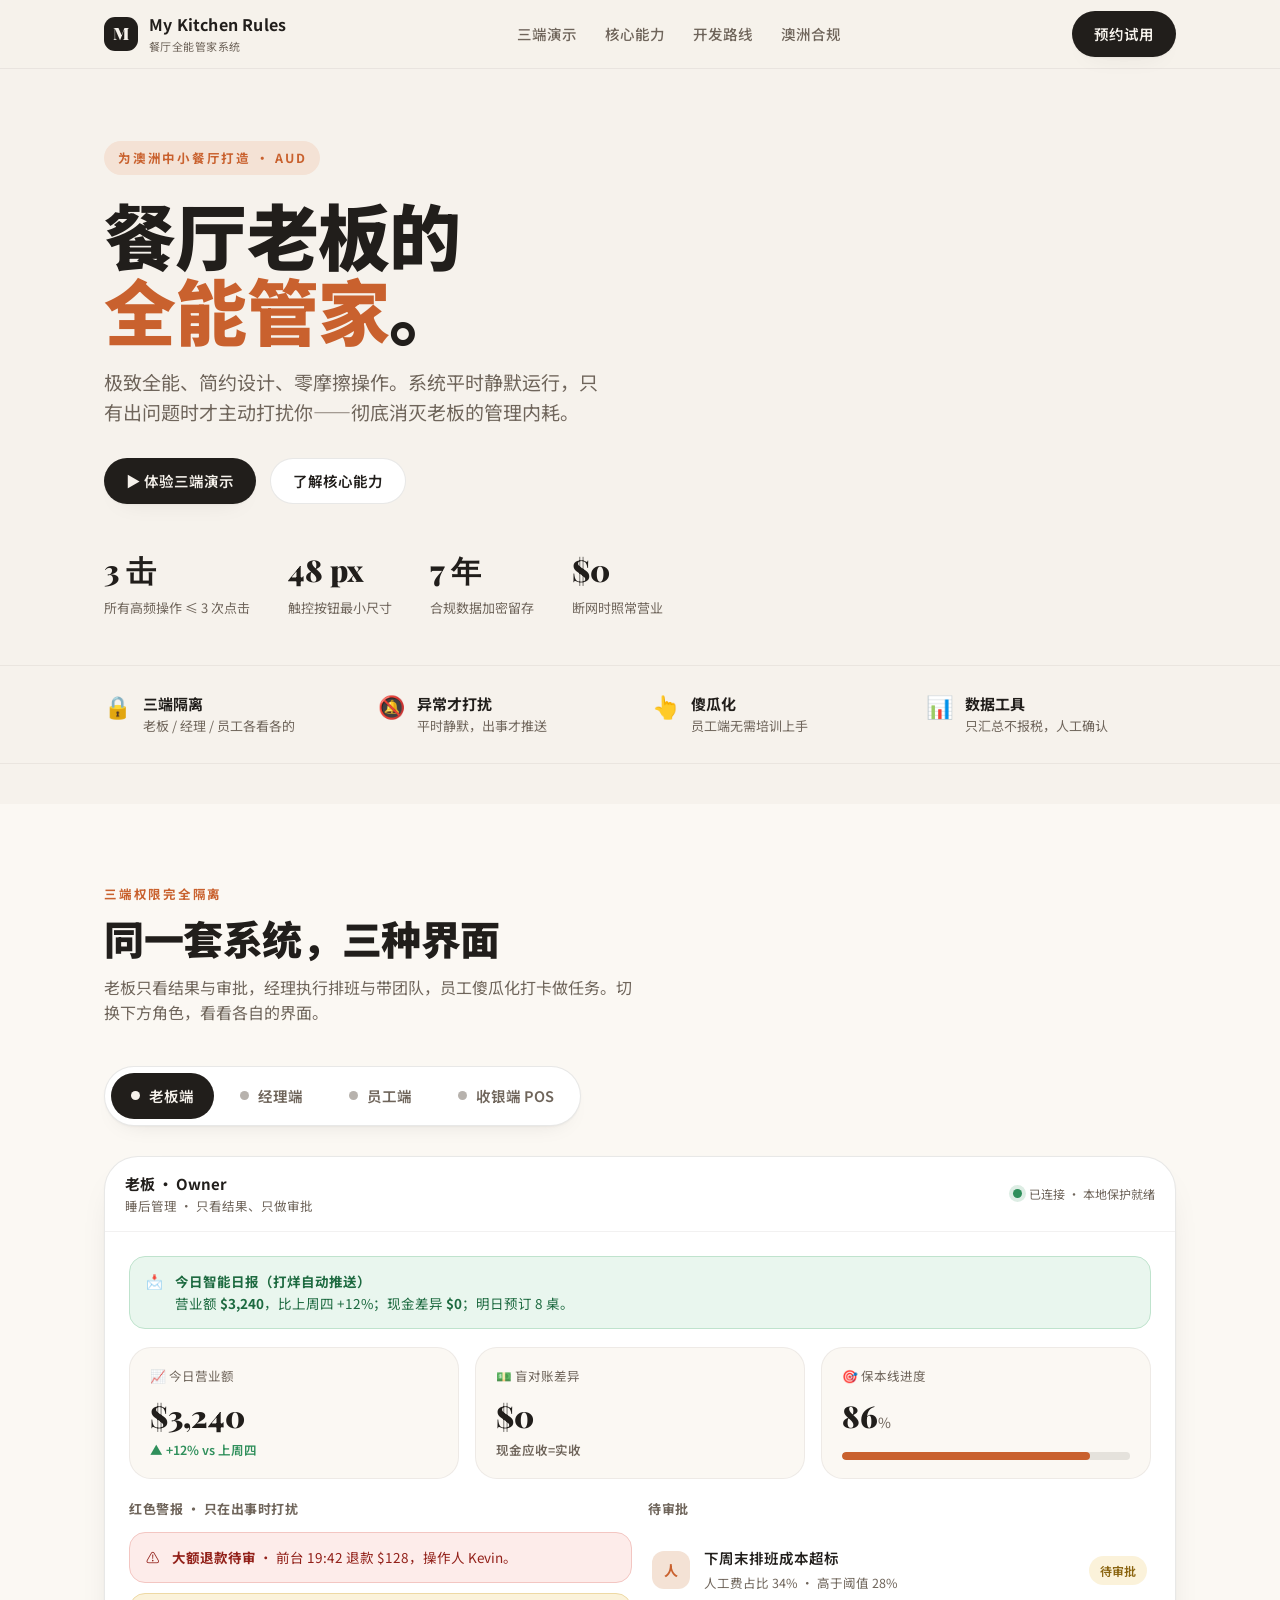
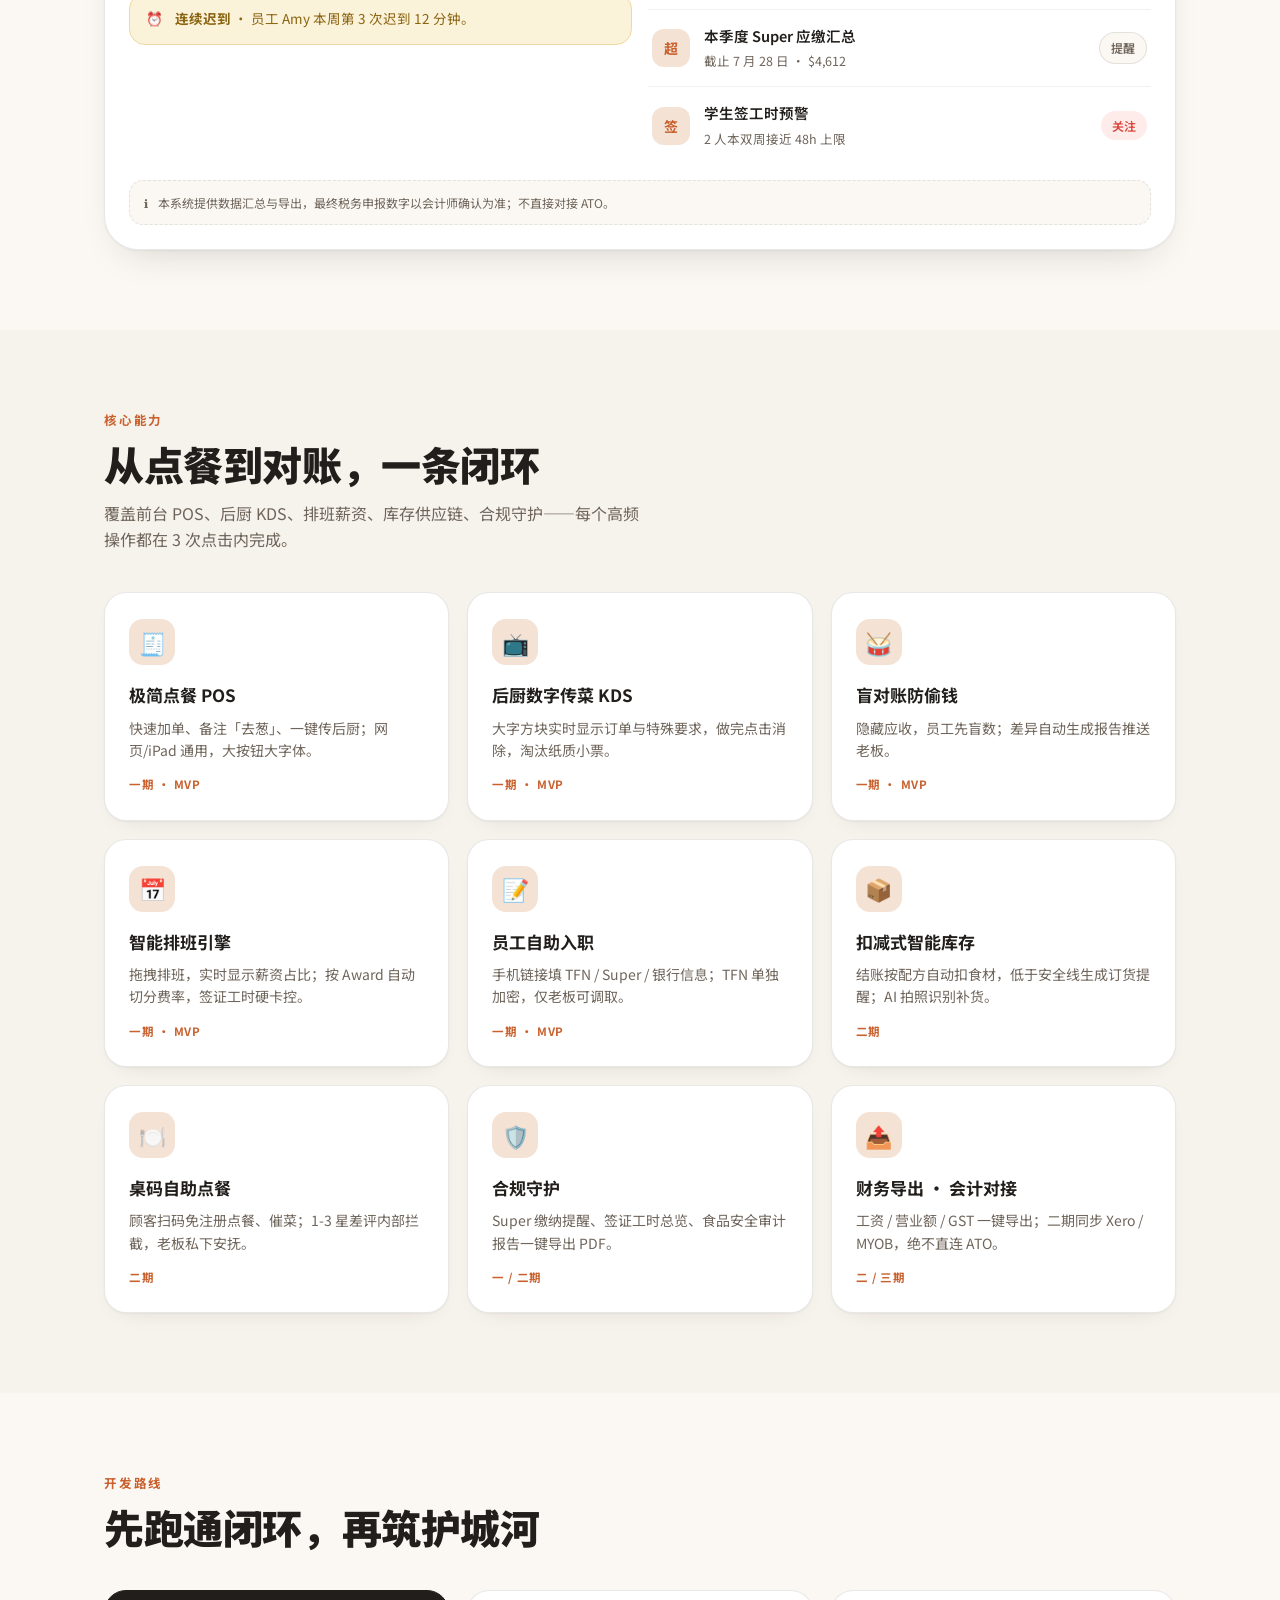
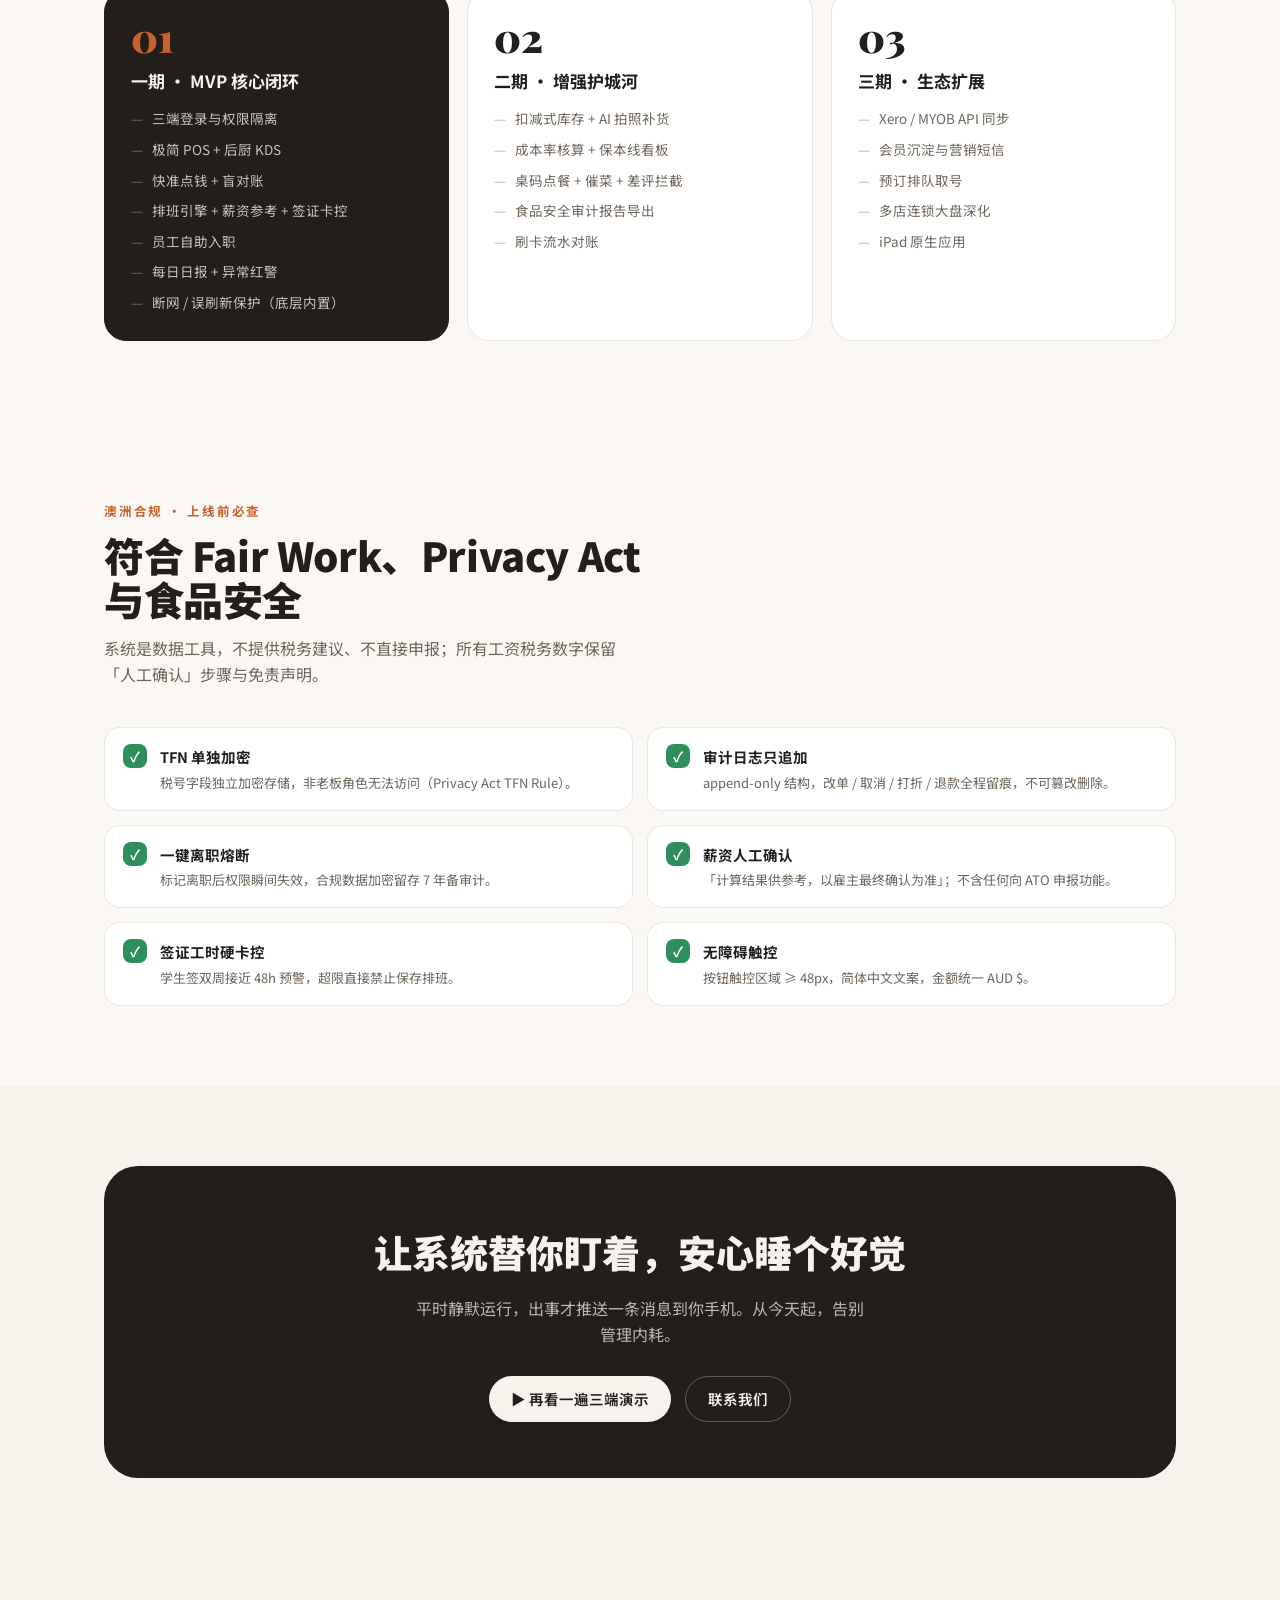
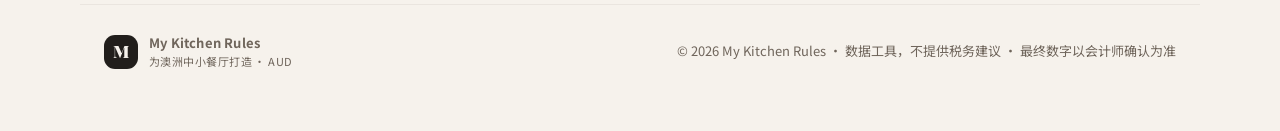
<file: landing.html>
<!DOCTYPE html>
<html lang="zh-CN">
<head>
<meta charset="UTF-8" />
<meta name="viewport" content="width=device-width, initial-scale=1.0" />
<title>My Kitchen Rules · 餐厅全能管家</title>
<meta name="description" content="餐厅老板的全能管家——极致全能、简约设计、零摩擦操作，彻底消灭老板的管理内耗。" />
<link rel="preconnect" href="https://fonts.googleapis.com" />
<link rel="preconnect" href="https://fonts.gstatic.com" crossorigin />
<link href="https://fonts.googleapis.com/css2?family=Noto+Sans+SC:wght@300;400;500;700;900&family=Playfair+Display:wght@700;900&display=swap" rel="stylesheet" />
<style>
  :root{
    --paper:#F6F2EC;
    --paper-2:#FBF8F3;
    --card:#FFFFFF;
    --ink:#211E1B;
    --ink-soft:#6F655B;
    --line:rgba(33,30,27,.10);
    --line-2:rgba(33,30,27,.06);
    --accent:#C9612E;       /* 暖陶土 */
    --accent-soft:#F4E2D5;
    --green:#2F8F5B;
    --red:#D8453C;
    --amber:#E0A11B;
    --radius:22px;
    --radius-lg:34px;
    --shadow:0 1px 2px rgba(33,30,27,.04), 0 18px 40px -22px rgba(33,30,27,.22);
    --shadow-soft:0 1px 2px rgba(33,30,27,.04), 0 10px 26px -18px rgba(33,30,27,.18);
  }
  *{box-sizing:border-box;margin:0;padding:0}
  html{scroll-behavior:smooth}
  body{
    font-family:"Noto Sans SC",system-ui,-apple-system,"PingFang SC","Microsoft YaHei",sans-serif;
    background:var(--paper);
    color:var(--ink);
    line-height:1.6;
    -webkit-font-smoothing:antialiased;
    text-rendering:optimizeLegibility;
  }
  .serif{font-family:"Playfair Display","Noto Sans SC",serif;}
  .wrap{max-width:1120px;margin:0 auto;padding:0 24px;}
  a{color:inherit;text-decoration:none;}
  button{font-family:inherit;cursor:pointer;border:none;background:none;}

  /* ---------- nav ---------- */
  header.nav{
    position:sticky;top:0;z-index:50;
    background:rgba(246,242,236,.82);
    backdrop-filter:saturate(180%) blur(14px);
    border-bottom:1px solid var(--line-2);
  }
  .nav-in{display:flex;align-items:center;justify-content:space-between;height:68px;}
  .brand{display:flex;align-items:center;gap:11px;font-weight:700;letter-spacing:.2px;}
  .logo{
    width:34px;height:34px;border-radius:11px;
    background:var(--ink);color:var(--paper);
    display:grid;place-items:center;font-weight:900;font-size:17px;
    font-family:"Playfair Display",serif;
  }
  .brand small{display:block;font-size:11px;color:var(--ink-soft);font-weight:400;letter-spacing:.04em;}
  nav.links{display:flex;gap:28px;align-items:center;}
  nav.links a{font-size:14.5px;color:var(--ink-soft);font-weight:500;transition:color .2s;}
  nav.links a:hover{color:var(--ink);}
  .btn{
    display:inline-flex;align-items:center;gap:8px;justify-content:center;
    height:46px;padding:0 22px;border-radius:999px;font-weight:600;font-size:14.5px;
    white-space:nowrap;transition:transform .18s ease, box-shadow .2s, background .2s;
    min-height:46px;
  }
  .btn-dark{background:var(--ink);color:var(--paper);box-shadow:var(--shadow-soft);}
  .btn-dark:hover{transform:translateY(-1px);}
  .btn-ghost{background:var(--card);color:var(--ink);border:1px solid var(--line);}
  .btn-ghost:hover{background:var(--paper-2);}
  @media(max-width:760px){nav.links{display:none}}

  /* ---------- hero ---------- */
  .hero{padding:72px 0 40px;position:relative;overflow:hidden;}
  .eyebrow{
    display:inline-flex;align-items:center;gap:8px;
    font-size:12.5px;letter-spacing:.14em;text-transform:uppercase;
    color:var(--accent);font-weight:700;
    background:var(--accent-soft);padding:7px 14px;border-radius:999px;
  }
  .hero h1{
    font-size:clamp(38px,6.5vw,72px);line-height:1.04;font-weight:900;
    letter-spacing:-.01em;margin:22px 0 0;max-width:13ch;
  }
  .hero h1 em{font-style:normal;color:var(--accent);}
  .lede{font-size:clamp(16px,2vw,19px);color:var(--ink-soft);max-width:46ch;margin-top:20px;}
  .hero-cta{display:flex;gap:14px;margin-top:30px;flex-wrap:wrap;}
  .hero-stats{display:flex;gap:38px;margin-top:42px;flex-wrap:wrap;}
  .hero-stats .s b{font-family:"Playfair Display",serif;font-size:30px;font-weight:900;display:block;}
  .hero-stats .s span{font-size:13px;color:var(--ink-soft);}

  /* ---------- principles strip ---------- */
  .principles{border-top:1px solid var(--line-2);border-bottom:1px solid var(--line-2);padding:26px 0;margin-top:46px;}
  .principles .row{display:grid;grid-template-columns:repeat(4,1fr);gap:24px;}
  .principles .p{display:flex;gap:12px;align-items:flex-start;}
  .principles .ic{font-size:22px;line-height:1.2;}
  .principles h4{font-size:15px;font-weight:700;}
  .principles p{font-size:13px;color:var(--ink-soft);}
  @media(max-width:860px){.principles .row{grid-template-columns:repeat(2,1fr);gap:22px}}
  @media(max-width:460px){.principles .row{grid-template-columns:1fr}}

  /* ---------- section ---------- */
  section.block{padding:80px 0;}
  .sec-head{max-width:60ch;margin-bottom:40px;}
  .sec-head .tag{font-size:12.5px;letter-spacing:.14em;text-transform:uppercase;color:var(--accent);font-weight:700;}
  .sec-head h2{font-size:clamp(28px,4vw,40px);font-weight:900;letter-spacing:-.01em;margin-top:12px;line-height:1.12;}
  .sec-head p{color:var(--ink-soft);margin-top:14px;font-size:16px;}

  /* ---------- demo / portal switcher ---------- */
  .demo-wrap{background:var(--paper-2);}
  .tabs{display:inline-flex;gap:6px;background:var(--card);padding:6px;border-radius:999px;border:1px solid var(--line);box-shadow:var(--shadow-soft);margin-bottom:30px;flex-wrap:wrap;}
  .tab{display:flex;align-items:center;gap:9px;height:46px;padding:0 20px;border-radius:999px;font-weight:600;font-size:14.5px;color:var(--ink-soft);transition:all .2s;}
  .tab .dot{width:9px;height:9px;border-radius:50%;background:currentColor;opacity:.5;}
  .tab.active{background:var(--ink);color:var(--paper);}
  .tab.active .dot{opacity:1;}

  .device{
    background:var(--card);border:1px solid var(--line);border-radius:var(--radius-lg);
    box-shadow:var(--shadow);overflow:hidden;
  }
  .device-bar{display:flex;align-items:center;gap:8px;padding:15px 20px;border-bottom:1px solid var(--line-2);}
  .device-bar .role-name{font-weight:700;font-size:15px;}
  .device-bar .role-sub{font-size:12.5px;color:var(--ink-soft);}
  .status-light{margin-left:auto;display:flex;align-items:center;gap:7px;font-size:12px;color:var(--ink-soft);}
  .status-light .lamp{width:9px;height:9px;border-radius:50%;background:var(--green);box-shadow:0 0 0 4px rgba(47,143,91,.16);}

  .panel{display:none;padding:24px;}
  .panel.show{display:block;animation:fade .35s ease;}
  @keyframes fade{from{opacity:0;transform:translateY(8px)}to{opacity:1;transform:none}}

  .grid{display:grid;gap:16px;}
  .g2{grid-template-columns:1fr 1fr;}
  .g3{grid-template-columns:repeat(3,1fr);}
  @media(max-width:720px){.g2,.g3{grid-template-columns:1fr}}

  .stat-card{background:var(--paper-2);border:1px solid var(--line-2);border-radius:var(--radius);padding:18px 20px;}
  .stat-card .k{font-size:12.5px;color:var(--ink-soft);display:flex;align-items:center;gap:6px;}
  .stat-card .v{font-family:"Playfair Display",serif;font-size:30px;font-weight:900;margin-top:6px;}
  .stat-card .v small{font-size:14px;color:var(--ink-soft);font-weight:400;font-family:"Noto Sans SC";}
  .delta{font-size:12.5px;font-weight:600;}
  .delta.up{color:var(--green);}.delta.flat{color:var(--ink-soft);}

  .bar{height:8px;background:var(--line);border-radius:99px;overflow:hidden;margin-top:12px;}
  .bar i{display:block;height:100%;background:var(--accent);border-radius:99px;}

  .alert{display:flex;gap:12px;align-items:flex-start;padding:14px 16px;border-radius:16px;border:1px solid;font-size:13.5px;}
  .alert.red{background:#fdecea;border-color:#f3c6c2;color:#922019;}
  .alert.green{background:#e9f6ee;border-color:#bfe3cd;color:#1d6a40;}
  .alert.amber{background:#fbf2da;border-color:#eed9a4;color:#8a6410;}
  .alert b{font-weight:700;}

  .list{display:flex;flex-direction:column;}
  .li{display:flex;align-items:center;gap:14px;padding:14px 4px;border-bottom:1px solid var(--line-2);}
  .li:last-child{border-bottom:none;}
  .li .ava{width:38px;height:38px;border-radius:12px;background:var(--accent-soft);color:var(--accent);display:grid;place-items:center;font-weight:700;font-size:14px;flex-shrink:0;}
  .li .meta{flex:1;min-width:0;}
  .li .meta b{font-size:14.5px;font-weight:600;display:block;}
  .li .meta span{font-size:12.5px;color:var(--ink-soft);}
  .pill{font-size:12px;font-weight:600;padding:5px 11px;border-radius:999px;white-space:nowrap;}
  .pill.ok{background:#e9f6ee;color:var(--green);}
  .pill.warn{background:#fbf2da;color:#8a6410;}
  .pill.danger{background:#fdecea;color:var(--red);}
  .pill.ghost{background:var(--paper-2);color:var(--ink-soft);border:1px solid var(--line);}

  .section-title{font-size:13px;font-weight:700;letter-spacing:.04em;color:var(--ink-soft);margin:4px 0 12px;text-transform:uppercase;}

  /* roster / schedule */
  .ros{display:grid;grid-template-columns:repeat(7,1fr);gap:8px;}
  .ros .hd{font-size:11.5px;color:var(--ink-soft);text-align:center;font-weight:600;}
  .ros .cell{background:var(--paper-2);border:1px solid var(--line-2);border-radius:14px;min-height:78px;padding:8px;font-size:11px;}
  .ros .cell .d{font-weight:700;font-size:12px;color:var(--ink-soft);}
  .ros .chip{display:block;margin-top:5px;padding:3px 6px;border-radius:7px;font-size:10.5px;font-weight:600;line-height:1.3;}
  .ros .chip.a{background:#e7eefb;color:#2b5bb5;}
  .ros .chip.b{background:#fdeee2;color:#b35a25;}
  .ros .chip.off{background:#fdecea;color:var(--red);}
  @media(max-width:720px){.ros{grid-template-columns:repeat(7,1fr);gap:4px}.ros .cell{min-height:62px;padding:5px}}

  /* POS / cash counter */
  .cash{display:grid;grid-template-columns:1fr 1fr 1fr;gap:10px;}
  .denom{background:var(--paper-2);border:1px solid var(--line-2);border-radius:14px;padding:12px;text-align:center;}
  .denom b{font-size:18px;display:block;}
  .denom .ct{display:flex;align-items:center;justify-content:center;gap:10px;margin-top:8px;}
  .denom .ct button{width:30px;height:30px;border-radius:9px;background:var(--card);border:1px solid var(--line);font-weight:700;font-size:16px;color:var(--ink);}
  .denom .ct span{min-width:22px;font-weight:700;}
  .total-box{background:var(--ink);color:var(--paper);border-radius:18px;padding:18px 20px;display:flex;align-items:baseline;justify-content:space-between;margin-top:14px;}
  .total-box .v{font-family:"Playfair Display",serif;font-size:30px;font-weight:900;}

  .disclaimer{font-size:12px;color:var(--ink-soft);background:var(--paper-2);border:1px dashed var(--line);border-radius:14px;padding:12px 14px;margin-top:16px;display:flex;gap:9px;}

  /* ---------- features ---------- */
  .feat-grid{display:grid;grid-template-columns:repeat(3,1fr);gap:18px;}
  @media(max-width:880px){.feat-grid{grid-template-columns:1fr 1fr}}
  @media(max-width:560px){.feat-grid{grid-template-columns:1fr}}
  .feat{background:var(--card);border:1px solid var(--line);border-radius:var(--radius);padding:26px 24px;box-shadow:var(--shadow-soft);transition:transform .2s, box-shadow .2s;}
  .feat:hover{transform:translateY(-3px);box-shadow:var(--shadow);}
  .feat .ic{width:46px;height:46px;border-radius:14px;background:var(--accent-soft);display:grid;place-items:center;font-size:22px;margin-bottom:16px;}
  .feat h3{font-size:17px;font-weight:700;}
  .feat p{font-size:14px;color:var(--ink-soft);margin-top:8px;}
  .feat .ph{font-size:11.5px;font-weight:700;color:var(--accent);margin-top:14px;letter-spacing:.05em;}

  /* ---------- phases timeline ---------- */
  .phases{display:grid;grid-template-columns:repeat(3,1fr);gap:18px;}
  @media(max-width:820px){.phases{grid-template-columns:1fr}}
  .phase{border-radius:var(--radius);padding:26px;border:1px solid var(--line);background:var(--card);}
  .phase.now{background:var(--ink);color:var(--paper);border-color:var(--ink);}
  .phase .pnum{font-family:"Playfair Display",serif;font-size:40px;font-weight:900;line-height:1;}
  .phase h4{margin-top:10px;font-size:17px;font-weight:700;}
  .phase ul{list-style:none;margin-top:14px;display:flex;flex-direction:column;gap:9px;}
  .phase li{font-size:13.5px;display:flex;gap:9px;color:var(--ink-soft);}
  .phase.now li{color:rgba(246,242,236,.78);}
  .phase li::before{content:"—";opacity:.5;}
  .phase.now .pnum{color:var(--accent);}

  /* ---------- compliance ---------- */
  .comp-wrap{background:var(--paper-2);}
  .comp-grid{display:grid;grid-template-columns:repeat(2,1fr);gap:14px;}
  @media(max-width:680px){.comp-grid{grid-template-columns:1fr}}
  .comp{display:flex;gap:13px;align-items:flex-start;background:var(--card);border:1px solid var(--line);border-radius:16px;padding:16px 18px;}
  .comp .ck{width:24px;height:24px;border-radius:8px;background:var(--green);color:#fff;display:grid;place-items:center;font-size:14px;flex-shrink:0;font-weight:700;}
  .comp b{font-size:14.5px;}
  .comp p{font-size:13px;color:var(--ink-soft);margin-top:3px;}

  /* ---------- cta ---------- */
  .cta{background:var(--ink);color:var(--paper);border-radius:var(--radius-lg);padding:56px 40px;text-align:center;}
  .cta h2{font-size:clamp(26px,4vw,38px);font-weight:900;}
  .cta p{color:rgba(246,242,236,.72);margin-top:14px;font-size:16px;max-width:50ch;margin-left:auto;margin-right:auto;}
  .cta .btn-dark{background:var(--paper);color:var(--ink);}
  .cta .row{display:flex;gap:14px;justify-content:center;margin-top:28px;flex-wrap:wrap;}

  /* ---------- footer ---------- */
  footer{padding:46px 0 60px;color:var(--ink-soft);font-size:13px;}
  .foot-in{display:flex;justify-content:space-between;align-items:center;flex-wrap:wrap;gap:16px;border-top:1px solid var(--line-2);padding-top:28px;}

  .reveal{opacity:0;transform:translateY(20px);transition:opacity .7s ease, transform .7s ease;}
  .reveal.in{opacity:1;transform:none;}
  @media (prefers-reduced-motion:reduce){.reveal{opacity:1;transform:none;transition:none}}
</style>
</head>
<body>

<!-- NAV -->
<header class="nav">
  <div class="wrap nav-in">
    <div class="brand">
      <div class="logo">M</div>
      <div>My Kitchen Rules<small>餐厅全能管家系统</small></div>
    </div>
    <nav class="links">
      <a href="#demo">三端演示</a>
      <a href="#features">核心能力</a>
      <a href="#phases">开发路线</a>
      <a href="#compliance">澳洲合规</a>
    </nav>
    <a href="#cta" class="btn btn-dark">预约试用</a>
  </div>
</header>

<!-- HERO -->
<section class="hero">
  <div class="wrap">
    <span class="eyebrow">为澳洲中小餐厅打造 · AUD</span>
    <h1 class="reveal">餐厅老板的<br><em>全能管家</em>。</h1>
    <p class="lede reveal">极致全能、简约设计、零摩擦操作。系统平时静默运行，只有出问题时才主动打扰你——彻底消灭老板的管理内耗。</p>
    <div class="hero-cta reveal">
      <a href="#demo" class="btn btn-dark">▶ 体验三端演示</a>
      <a href="#features" class="btn btn-ghost">了解核心能力</a>
    </div>
    <div class="hero-stats reveal">
      <div class="s"><b>3 击</b><span>所有高频操作 ≤ 3 次点击</span></div>
      <div class="s"><b>48 px</b><span>触控按钮最小尺寸</span></div>
      <div class="s"><b>7 年</b><span>合规数据加密留存</span></div>
      <div class="s"><b>$0</b><span>断网时照常营业</span></div>
    </div>
  </div>

  <!-- principles -->
  <div class="principles">
    <div class="wrap row">
      <div class="p"><div class="ic">🔒</div><div><h4>三端隔离</h4><p>老板 / 经理 / 员工各看各的</p></div></div>
      <div class="p"><div class="ic">🔕</div><div><h4>异常才打扰</h4><p>平时静默，出事才推送</p></div></div>
      <div class="p"><div class="ic">👆</div><div><h4>傻瓜化</h4><p>员工端无需培训上手</p></div></div>
      <div class="p"><div class="ic">📊</div><div><h4>数据工具</h4><p>只汇总不报税，人工确认</p></div></div>
    </div>
  </div>
</section>

<!-- DEMO -->
<section class="block demo-wrap" id="demo">
  <div class="wrap">
    <div class="sec-head reveal">
      <div class="tag">三端权限完全隔离</div>
      <h2>同一套系统，三种界面</h2>
      <p>老板只看结果与审批，经理执行排班与带团队，员工傻瓜化打卡做任务。切换下方角色，看看各自的界面。</p>
    </div>

    <div class="tabs reveal" role="tablist">
      <button class="tab active" data-tab="owner"><span class="dot"></span>老板端</button>
      <button class="tab" data-tab="manager"><span class="dot"></span>经理端</button>
      <button class="tab" data-tab="staff"><span class="dot"></span>员工端</button>
      <button class="tab" data-tab="pos"><span class="dot"></span>收银端 POS</button>
    </div>

    <div class="device reveal">
      <div class="device-bar">
        <div>
          <div class="role-name" id="roleName">老板 · Owner</div>
          <div class="role-sub" id="roleSub">睡后管理 · 只看结果、只做审批</div>
        </div>
        <div class="status-light"><span class="lamp"></span>已连接 · 本地保护就绪</div>
      </div>

      <!-- OWNER -->
      <div class="panel show" data-panel="owner">
        <div class="alert green" style="margin-bottom:18px">
          <span>📩</span>
          <div><b>今日智能日报（打烊自动推送）</b><br>营业额 <b>$3,240</b>，比上周四 +12%；现金差异 <b>$0</b>；明日预订 8 桌。</div>
        </div>
        <div class="grid g3" style="margin-bottom:16px">
          <div class="stat-card"><div class="k">📈 今日营业额</div><div class="v">$3,240</div><div class="delta up">▲ +12% vs 上周四</div></div>
          <div class="stat-card"><div class="k">💵 盲对账差异</div><div class="v">$0</div><div class="delta flat">现金应收=实收</div></div>
          <div class="stat-card"><div class="k">🎯 保本线进度</div><div class="v">86<small>%</small></div><div class="bar"><i style="width:86%"></i></div></div>
        </div>
        <div class="grid g2">
          <div>
            <div class="section-title">红色警报 · 只在出事时打扰</div>
            <div class="alert red" style="margin-bottom:10px"><span>⚠️</span><div><b>大额退款待审</b> · 前台 19:42 退款 $128，操作人 Kevin。</div></div>
            <div class="alert amber"><span>⏰</span><div><b>连续迟到</b> · 员工 Amy 本周第 3 次迟到 12 分钟。</div></div>
          </div>
          <div>
            <div class="section-title">待审批</div>
            <div class="list">
              <div class="li"><div class="ava">人</div><div class="meta"><b>下周末排班成本超标</b><span>人工费占比 34% · 高于阈值 28%</span></div><span class="pill warn">待审批</span></div>
              <div class="li"><div class="ava">超</div><div class="meta"><b>本季度 Super 应缴汇总</b><span>截止 7 月 28 日 · $4,612</span></div><span class="pill ghost">提醒</span></div>
              <div class="li"><div class="ava">签</div><div class="meta"><b>学生签工时预警</b><span>2 人本双周接近 48h 上限</span></div><span class="pill danger">关注</span></div>
            </div>
          </div>
        </div>
        <div class="disclaimer"><span>ℹ️</span>本系统提供数据汇总与导出，最终税务申报数字以会计师确认为准；不直接对接 ATO。</div>
      </div>

      <!-- MANAGER -->
      <div class="panel" data-panel="manager">
        <div class="grid g2" style="margin-bottom:18px">
          <div class="stat-card"><div class="k">🗓 本周排班总薪资</div><div class="v">$8,940</div><div class="delta flat">占预估营业额 26%（健康）</div></div>
          <div class="stat-card"><div class="k">🧑‍🍳 在岗 / 排班</div><div class="v">12<small> 人</small></div><div class="delta up">SOS 顶班 1 人已抢单</div></div>
        </div>
        <div class="section-title">日历式排班 · 拖拽即可</div>
        <div class="ros" style="margin-bottom:16px">
          <div class="hd">一</div><div class="hd">二</div><div class="hd">三</div><div class="hd">四</div><div class="hd">五</div><div class="hd">六</div><div class="hd">日</div>
          <div class="cell"><span class="d">9</span><span class="chip a">Amy 早</span></div>
          <div class="cell"><span class="d">10</span><span class="chip b">Kevin 晚</span></div>
          <div class="cell"><span class="d">11</span><span class="chip a">Amy 早</span></div>
          <div class="cell"><span class="d">12</span><span class="chip b">Leo 晚</span></div>
          <div class="cell"><span class="d">13</span><span class="chip a">Amy 早</span><span class="chip b">Kevin 晚</span></div>
          <div class="cell"><span class="d">14</span><span class="chip b">满班</span></div>
          <div class="cell"><span class="d">15</span><span class="chip off">Leo OFF</span></div>
        </div>
        <div class="alert amber" style="margin-bottom:10px"><span>🛂</span><div><b>签证工时硬卡控</b> · Leo（学生签）本双周已排 46h，再排将超 48h 上限——保存被禁止。</div></div>
        <div class="alert green"><span>✅</span><div><b>法定薪资自动计算</b> · 已按年龄 + 工时类型切分平日/周末/公众假期费率。<b>结果供参考，发薪前需雇主确认。</b></div></div>
      </div>

      <!-- STAFF -->
      <div class="panel" data-panel="staff">
        <div class="grid g2" style="margin-bottom:18px">
          <div class="stat-card"><div class="k">📅 我的下个班</div><div class="v" style="font-size:22px">明早 09:00</div><div class="delta up">上班前 1 小时自动提醒</div></div>
          <div class="stat-card"><div class="k">✅ 今日任务</div><div class="v">3<small> / 5 完成</small></div><div class="bar"><i style="width:60%"></i></div></div>
        </div>
        <div class="section-title">每日任务清单 · 完成后拍照上传</div>
        <div class="list" style="margin-bottom:16px">
          <div class="li"><div class="ava">🌡️</div><div class="meta"><b>冰箱温度检查</b><span>已记录 3.5°C · 含照片</span></div><span class="pill ok">已完成</span></div>
          <div class="li"><div class="ava">🧽</div><div class="meta"><b>后厨卫生清洁</b><span>已勾选 + 拍照</span></div><span class="pill ok">已完成</span></div>
          <div class="li"><div class="ava">📦</div><div class="meta"><b>打烊冷柜盘点照</b><span>AI 自动识别清点</span></div><span class="pill warn">待完成</span></div>
        </div>
        <div class="alert red"><span>🆘</span><div><b>SOS 紧急顶班</b> · 今晚 18:00 暴单缺 1 人，奖励 +$40。<b>一键抢单 →</b></div></div>
      </div>

      <!-- POS -->
      <div class="panel" data-panel="pos">
        <div class="section-title">快准点钱 · 点击钞票面额数量自动算总额</div>
        <div class="cash">
          <div class="denom"><b>$100</b><div class="ct"><button>−</button><span>0</span><button>+</button></div></div>
          <div class="denom"><b>$50</b><div class="ct"><button>−</button><span>3</span><button>+</button></div></div>
          <div class="denom"><b>$20</b><div class="ct"><button>−</button><span>5</span><button>+</button></div></div>
          <div class="denom"><b>$10</b><div class="ct"><button>−</button><span>4</span><button>+</button></div></div>
          <div class="denom"><b>$5</b><div class="ct"><button>−</button><span>6</span><button>+</button></div></div>
          <div class="denom"><b>硬币</b><div class="ct"><button>−</button><span>—</span><button>+</button></div></div>
        </div>
        <div class="total-box"><span>盲数现金合计</span><span class="v">$320.00</span></div>
        <div class="alert green" style="margin-top:14px"><span>🥁</span><div><b>抽屉式盲对账（Blind Drop）</b> · 后台应收已隐藏，员工先盲数输入，系统再比对并把差异报告发老板——杜绝暗箱、漏单、私自打折。</div></div>
      </div>
    </div>
  </div>
</section>

<!-- FEATURES -->
<section class="block" id="features">
  <div class="wrap">
    <div class="sec-head reveal">
      <div class="tag">核心能力</div>
      <h2>从点餐到对账，一条闭环</h2>
      <p>覆盖前台 POS、后厨 KDS、排班薪资、库存供应链、合规守护——每个高频操作都在 3 次点击内完成。</p>
    </div>
    <div class="feat-grid">
      <div class="feat reveal"><div class="ic">🧾</div><h3>极简点餐 POS</h3><p>快速加单、备注「去葱」、一键传后厨；网页/iPad 通用，大按钮大字体。</p><div class="ph">一期 · MVP</div></div>
      <div class="feat reveal"><div class="ic">📺</div><h3>后厨数字传菜 KDS</h3><p>大字方块实时显示订单与特殊要求，做完点击消除，淘汰纸质小票。</p><div class="ph">一期 · MVP</div></div>
      <div class="feat reveal"><div class="ic">🥁</div><h3>盲对账防偷钱</h3><p>隐藏应收，员工先盲数；差异自动生成报告推送老板。</p><div class="ph">一期 · MVP</div></div>
      <div class="feat reveal"><div class="ic">📅</div><h3>智能排班引擎</h3><p>拖拽排班，实时显示薪资占比；按 Award 自动切分费率，签证工时硬卡控。</p><div class="ph">一期 · MVP</div></div>
      <div class="feat reveal"><div class="ic">📝</div><h3>员工自助入职</h3><p>手机链接填 TFN / Super / 银行信息；TFN 单独加密，仅老板可调取。</p><div class="ph">一期 · MVP</div></div>
      <div class="feat reveal"><div class="ic">📦</div><h3>扣减式智能库存</h3><p>结账按配方自动扣食材，低于安全线生成订货提醒；AI 拍照识别补货。</p><div class="ph">二期</div></div>
      <div class="feat reveal"><div class="ic">🍽️</div><h3>桌码自助点餐</h3><p>顾客扫码免注册点餐、催菜；1-3 星差评内部拦截，老板私下安抚。</p><div class="ph">二期</div></div>
      <div class="feat reveal"><div class="ic">🛡️</div><h3>合规守护</h3><p>Super 缴纳提醒、签证工时总览、食品安全审计报告一键导出 PDF。</p><div class="ph">一 / 二期</div></div>
      <div class="feat reveal"><div class="ic">📤</div><h3>财务导出 · 会计对接</h3><p>工资 / 营业额 / GST 一键导出；二期同步 Xero / MYOB，绝不直连 ATO。</p><div class="ph">二 / 三期</div></div>
    </div>
  </div>
</section>

<!-- PHASES -->
<section class="block" id="phases" style="background:var(--paper-2)">
  <div class="wrap">
    <div class="sec-head reveal">
      <div class="tag">开发路线</div>
      <h2>先跑通闭环，再筑护城河</h2>
    </div>
    <div class="phases">
      <div class="phase now reveal">
        <div class="pnum">01</div>
        <h4>一期 · MVP 核心闭环</h4>
        <ul>
          <li>三端登录与权限隔离</li>
          <li>极简 POS + 后厨 KDS</li>
          <li>快准点钱 + 盲对账</li>
          <li>排班引擎 + 薪资参考 + 签证卡控</li>
          <li>员工自助入职</li>
          <li>每日日报 + 异常红警</li>
          <li>断网 / 误刷新保护（底层内置）</li>
        </ul>
      </div>
      <div class="phase reveal">
        <div class="pnum">02</div>
        <h4>二期 · 增强护城河</h4>
        <ul>
          <li>扣减式库存 + AI 拍照补货</li>
          <li>成本率核算 + 保本线看板</li>
          <li>桌码点餐 + 催菜 + 差评拦截</li>
          <li>食品安全审计报告导出</li>
          <li>刷卡流水对账</li>
        </ul>
      </div>
      <div class="phase reveal">
        <div class="pnum">03</div>
        <h4>三期 · 生态扩展</h4>
        <ul>
          <li>Xero / MYOB API 同步</li>
          <li>会员沉淀与营销短信</li>
          <li>预订排队取号</li>
          <li>多店连锁大盘深化</li>
          <li>iPad 原生应用</li>
        </ul>
      </div>
    </div>
  </div>
</section>

<!-- COMPLIANCE -->
<section class="block comp-wrap" id="compliance">
  <div class="wrap">
    <div class="sec-head reveal">
      <div class="tag">澳洲合规 · 上线前必查</div>
      <h2>符合 Fair Work、Privacy Act 与食品安全</h2>
      <p>系统是数据工具，不提供税务建议、不直接申报；所有工资税务数字保留「人工确认」步骤与免责声明。</p>
    </div>
    <div class="comp-grid">
      <div class="comp reveal"><div class="ck">✓</div><div><b>TFN 单独加密</b><p>税号字段独立加密存储，非老板角色无法访问（Privacy Act TFN Rule）。</p></div></div>
      <div class="comp reveal"><div class="ck">✓</div><div><b>审计日志只追加</b><p>append-only 结构，改单 / 取消 / 打折 / 退款全程留痕，不可篡改删除。</p></div></div>
      <div class="comp reveal"><div class="ck">✓</div><div><b>一键离职熔断</b><p>标记离职后权限瞬间失效，合规数据加密留存 7 年备审计。</p></div></div>
      <div class="comp reveal"><div class="ck">✓</div><div><b>薪资人工确认</b><p>「计算结果供参考，以雇主最终确认为准」；不含任何向 ATO 申报功能。</p></div></div>
      <div class="comp reveal"><div class="ck">✓</div><div><b>签证工时硬卡控</b><p>学生签双周接近 48h 预警，超限直接禁止保存排班。</p></div></div>
      <div class="comp reveal"><div class="ck">✓</div><div><b>无障碍触控</b><p>按钮触控区域 ≥ 48px，简体中文文案，金额统一 AUD $。</p></div></div>
    </div>
  </div>
</section>

<!-- CTA -->
<section class="block" id="cta">
  <div class="wrap">
    <div class="cta reveal">
      <h2>让系统替你盯着，安心睡个好觉</h2>
      <p>平时静默运行，出事才推送一条消息到你手机。从今天起，告别管理内耗。</p>
      <div class="row">
        <a href="#demo" class="btn btn-dark">▶ 再看一遍三端演示</a>
        <a href="mailto:hello@mykitchenrules.au" class="btn btn-ghost" style="background:transparent;color:var(--paper);border-color:rgba(246,242,236,.3)">联系我们</a>
      </div>
    </div>
  </div>
</section>

<footer>
  <div class="wrap foot-in">
    <div class="brand">
      <div class="logo">M</div>
      <div>My Kitchen Rules<small>为澳洲中小餐厅打造 · AUD</small></div>
    </div>
    <div>© 2026 My Kitchen Rules · 数据工具，不提供税务建议 · 最终数字以会计师确认为准</div>
  </div>
</footer>

<script>
  // 角色切换
  const subMap = {
    owner:["老板 · Owner","睡后管理 · 只看结果、只做审批"],
    manager:["经理 · Manager","执行业务与带团队 · 排班 / 招人 / 审核"],
    staff:["员工 · Staff","傻瓜化高效执行 · 打卡 / 看班 / 做任务"],
    pos:["前台收银 · POS","极简点餐 · 快准点钱 · 盲对账"]
  };
  const tabs = document.querySelectorAll('.tab');
  const panels = document.querySelectorAll('.panel');
  tabs.forEach(t=>t.addEventListener('click',()=>{
    const k=t.dataset.tab;
    tabs.forEach(x=>x.classList.toggle('active',x===t));
    panels.forEach(p=>p.classList.toggle('show',p.dataset.panel===k));
    document.getElementById('roleName').textContent=subMap[k][0];
    document.getElementById('roleSub').textContent=subMap[k][1];
  }));

  // 滚动渐显
  const io=new IntersectionObserver((es)=>{
    es.forEach(e=>{if(e.isIntersecting){e.target.classList.add('in');io.unobserve(e.target);}});
  },{threshold:.12});
  document.querySelectorAll('.reveal').forEach(el=>io.observe(el));

  // 钞票计数交互（演示）
  document.querySelectorAll('.denom .ct').forEach(ct=>{
    const span=ct.querySelector('span');
    const [minus,plus]=ct.querySelectorAll('button');
    const get=()=>parseInt(span.textContent)||0;
    plus.addEventListener('click',()=>{span.textContent=get()+1;recalc();});
    minus.addEventListener('click',()=>{span.textContent=Math.max(0,get()-1);recalc();});
  });
  function recalc(){
    const vals=[100,50,20,10,5,0];
    let total=0;
    document.querySelectorAll('.denom').forEach((d,i)=>{
      const n=parseInt(d.querySelector('span').textContent)||0;
      total+=n*vals[i];
    });
    const box=document.querySelector('.total-box .v');
    if(box) box.textContent='$'+total.toFixed(2);
  }
</script>
</body>
</html>
</file>
